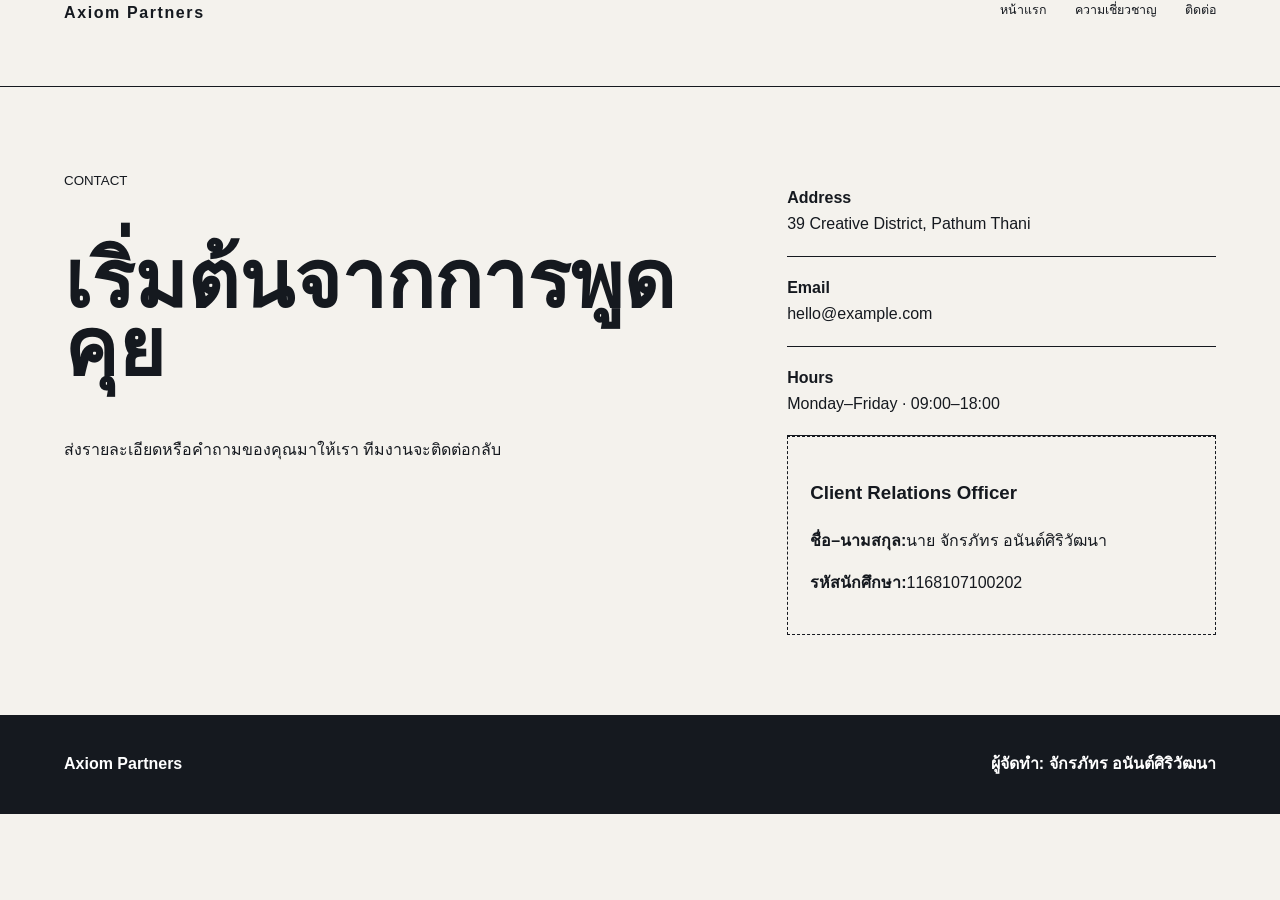
<file: contact.html>
<!doctype html><html lang="th"><head><meta charset="utf-8"><meta name="viewport" content="width=device-width,initial-scale=1"><title>Axiom Partners</title><link rel="stylesheet" href="assets/style.css"></head><body class="typefirst"><header class="header"><nav class="nav container"><a class="brand" href="overview.html">Axiom Partners</a><div class="links"><a href="index.html">หน้าแรก</a><a href="practice.html">ความเชี่ยวชาญ</a><a href="contact.html">ติดต่อ</a></div></nav></header><main class="contact"><div class="container contact-grid"><div><small>CONTACT</small><h1>เริ่มต้นจากการพูดคุย</h1><p>ส่งรายละเอียดหรือคำถามของคุณมาให้เรา ทีมงานจะติดต่อกลับ</p></div><div><div class="detail"><strong>Address</strong><br>39 Creative District, Pathum Thani</div><div class="detail"><strong>Email</strong><br>hello@example.com</div><div class="detail"><strong>Hours</strong><br>Monday–Friday · 09:00–18:00</div><div class="student"><h3>Client Relations Officer</h3><p><strong>ชื่อ–นามสกุล:</strong>นาย จักรภัทร อนันต์ศิริวัฒนา</p><p><strong>รหัสนักศึกษา:</strong>1168107100202</p></div></div></div></main><footer class="footer"><div class="container footer-row"><strong>Axiom Partners</strong><span class="footer-student">ผู้จัดทำ: จักรภัทร อนันต์ศิริวัฒนา</span></div></footer></body></html>
</file>
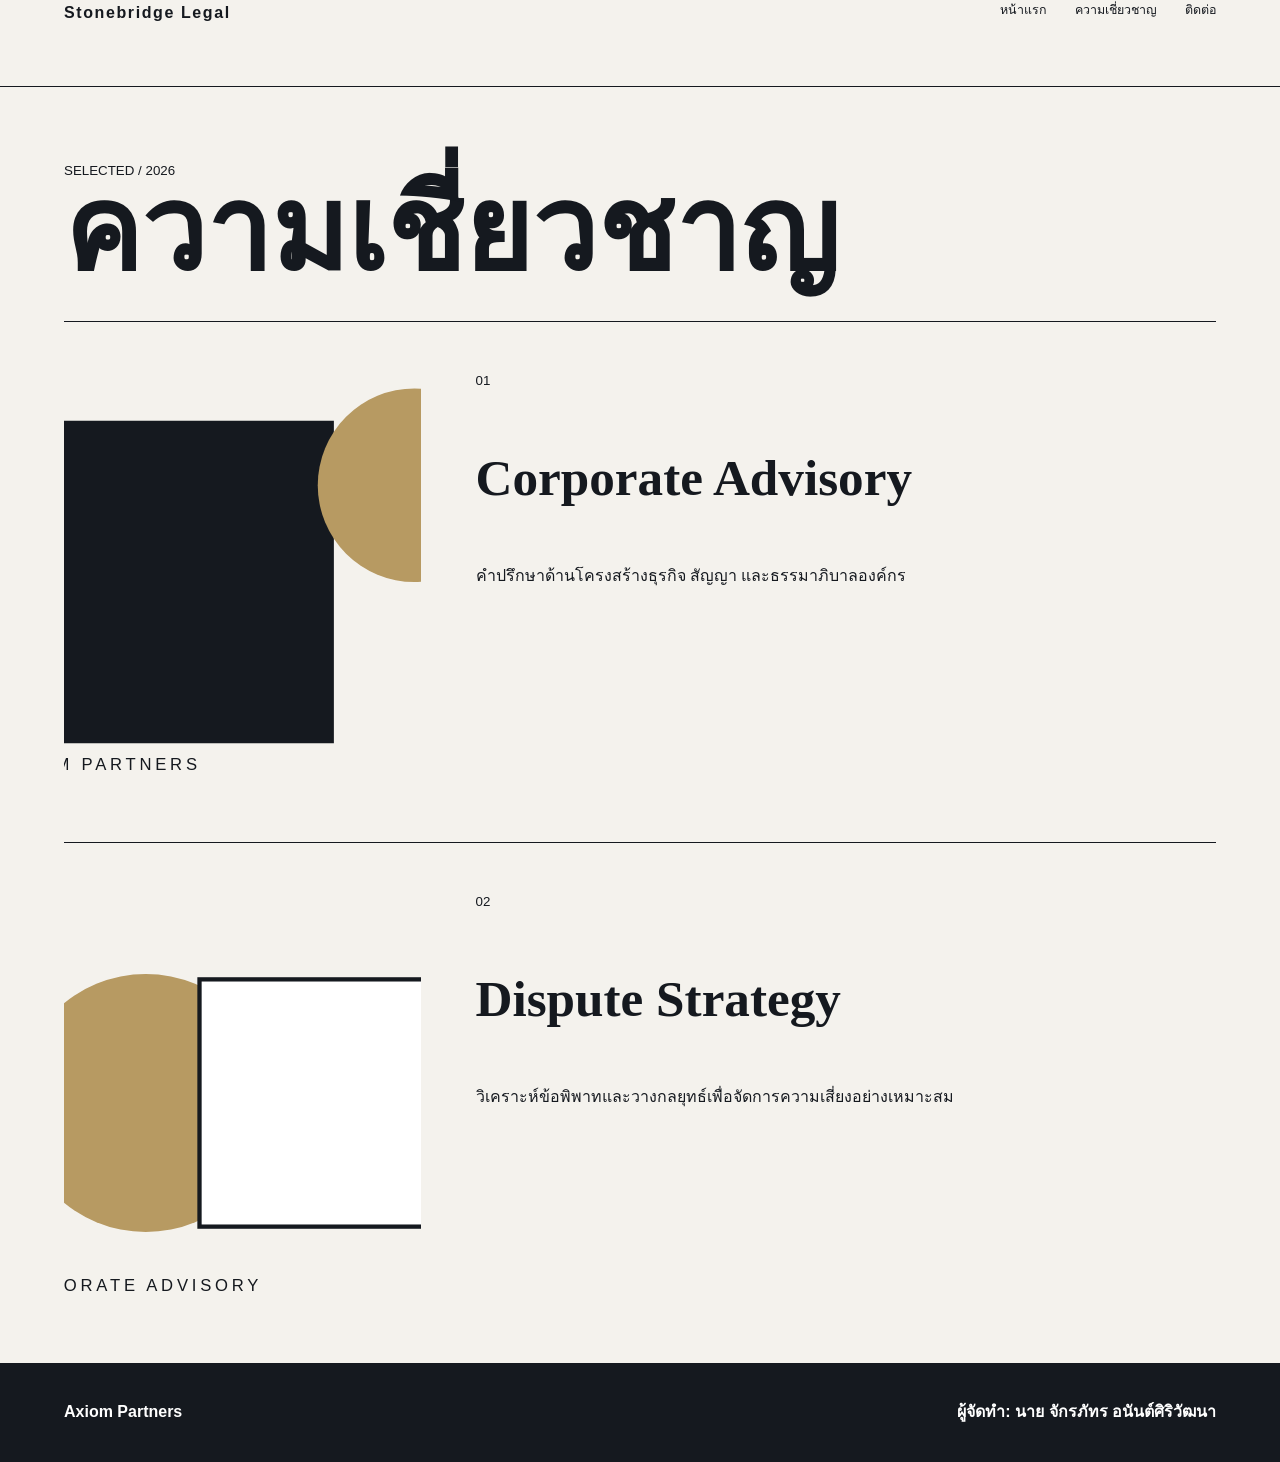
<file: practice.html>
<!doctype html><html lang="th"><head><meta charset="utf-8"><meta name="viewport" content="width=device-width,initial-scale=1"><title>Axiom Partners</title><link rel="stylesheet" href="assets/style.css"></head><body class="typefirst"><header class="header"><nav class="nav container"><a class="brand" href="overview.html">Stonebridge Legal</a><div class="links"><a href="index.html">หน้าแรก</a><a href="practice.html">ความเชี่ยวชาญ</a><a href="contact.html">ติดต่อ</a></div></nav></header><main><section class="page-head"><div class="container"><small>SELECTED / 2026</small><h1>ความเชี่ยวชาญ</h1></div></section><section class="listing"><div class="container"><article class="entry"><img src="images/legal-hero.svg" alt="Corporate Advisory"><div><small>01</small><h2>Corporate Advisory</h2><p>คำปรึกษาด้านโครงสร้างธุรกิจ สัญญา และธรรมาภิบาลองค์กร</p></div></article><article class="entry"><img src="images/corporate-new.svg" alt="Dispute Strategy"><div><small>02</small><h2>Dispute Strategy</h2><p>วิเคราะห์ข้อพิพาทและวางกลยุทธ์เพื่อจัดการความเสี่ยงอย่างเหมาะสม</p></div></article></div></section></main><footer class="footer"><div class="container footer-row"><strong>Axiom Partners</strong><span class="footer-student">ผู้จัดทำ: นาย จักรภัทร อนันต์ศิริวัฒนา</span></div></footer></body></html>
</file>
<file: assets/style.css>
*{box-sizing:border-box}body{margin:0;font-family:Arial,"Noto Sans Thai",sans-serif;line-height:1.65}a{color:inherit}.container{width:min(1160px,90%);margin:auto}img{display:block;width:100%;object-fit:cover}.student{padding:22px;border:1px dashed currentColor}.footer-student{font-weight:700}body{background:#f4f2ed;color:#15191f}.header{border-bottom:1px solid #15191f}.nav{height:86px;display:grid;grid-template-columns:1fr 1fr}.brand{font-weight:800;letter-spacing:.1em;text-decoration:none}.links{display:flex;justify-content:flex-end;gap:28px}.links a{text-decoration:none;font-size:.78rem;text-transform:uppercase}.hero{padding:70px 0}.hero h1{font-family:Georgia,serif;font-size:clamp(5rem,11vw,11rem);line-height:.77;letter-spacing:-.07em;margin:25px 0}.hero-bottom{display:grid;grid-template-columns:1fr .55fr;gap:70px;align-items:end}.hero-bottom img{height:300px}.button{display:inline-block;margin-top:18px;padding:13px 0;border-bottom:2px solid #15191f;text-decoration:none;font-weight:800}.page-head{padding:70px 0 40px}.page-head h1{font-family:Georgia,serif;font-size:clamp(4rem,9vw,8rem);line-height:.85;margin:0}.entry{display:grid;grid-template-columns:.65fr 1.35fr;gap:55px;padding:45px 0;border-top:1px solid #15191f}.entry img{height:430px}.entry h2{font-family:Georgia,serif;font-size:3.2rem}.contact{padding:80px 0}.contact-grid{display:grid;grid-template-columns:1.2fr .8fr;gap:80px}.contact h1{font-family:Georgia,serif;font-size:5rem;line-height:.85}.detail{padding:18px 0;border-bottom:1px solid #15191f}.footer{padding:36px 0;background:#15191f;color:#fff}.footer-row{display:flex;justify-content:space-between}@media(max-width:800px){.nav{height:auto;padding:18px 0;align-items:flex-start;flex-direction:column;display:flex}.links{width:100%;justify-content:space-between;gap:7px}.hero-grid,.collage,.hero-bottom,.entry,.entry:nth-child(even),.contact-grid{grid-template-columns:1fr}.collage{grid-template-rows:auto}.hero-copy{grid-row:auto}.hero img,.entry img{height:380px}.entry:nth-child(even) img{order:0}.entry div{border-left:0}.footer-row{flex-direction:column;gap:15px}.hero-card{height:620px}.hero-card .hero-copy{left:25px;right:25px}.cinematic .header{position:relative}.cinematic .hero{height:auto}.cinematic .hero>img{height:650px}}
</file>
